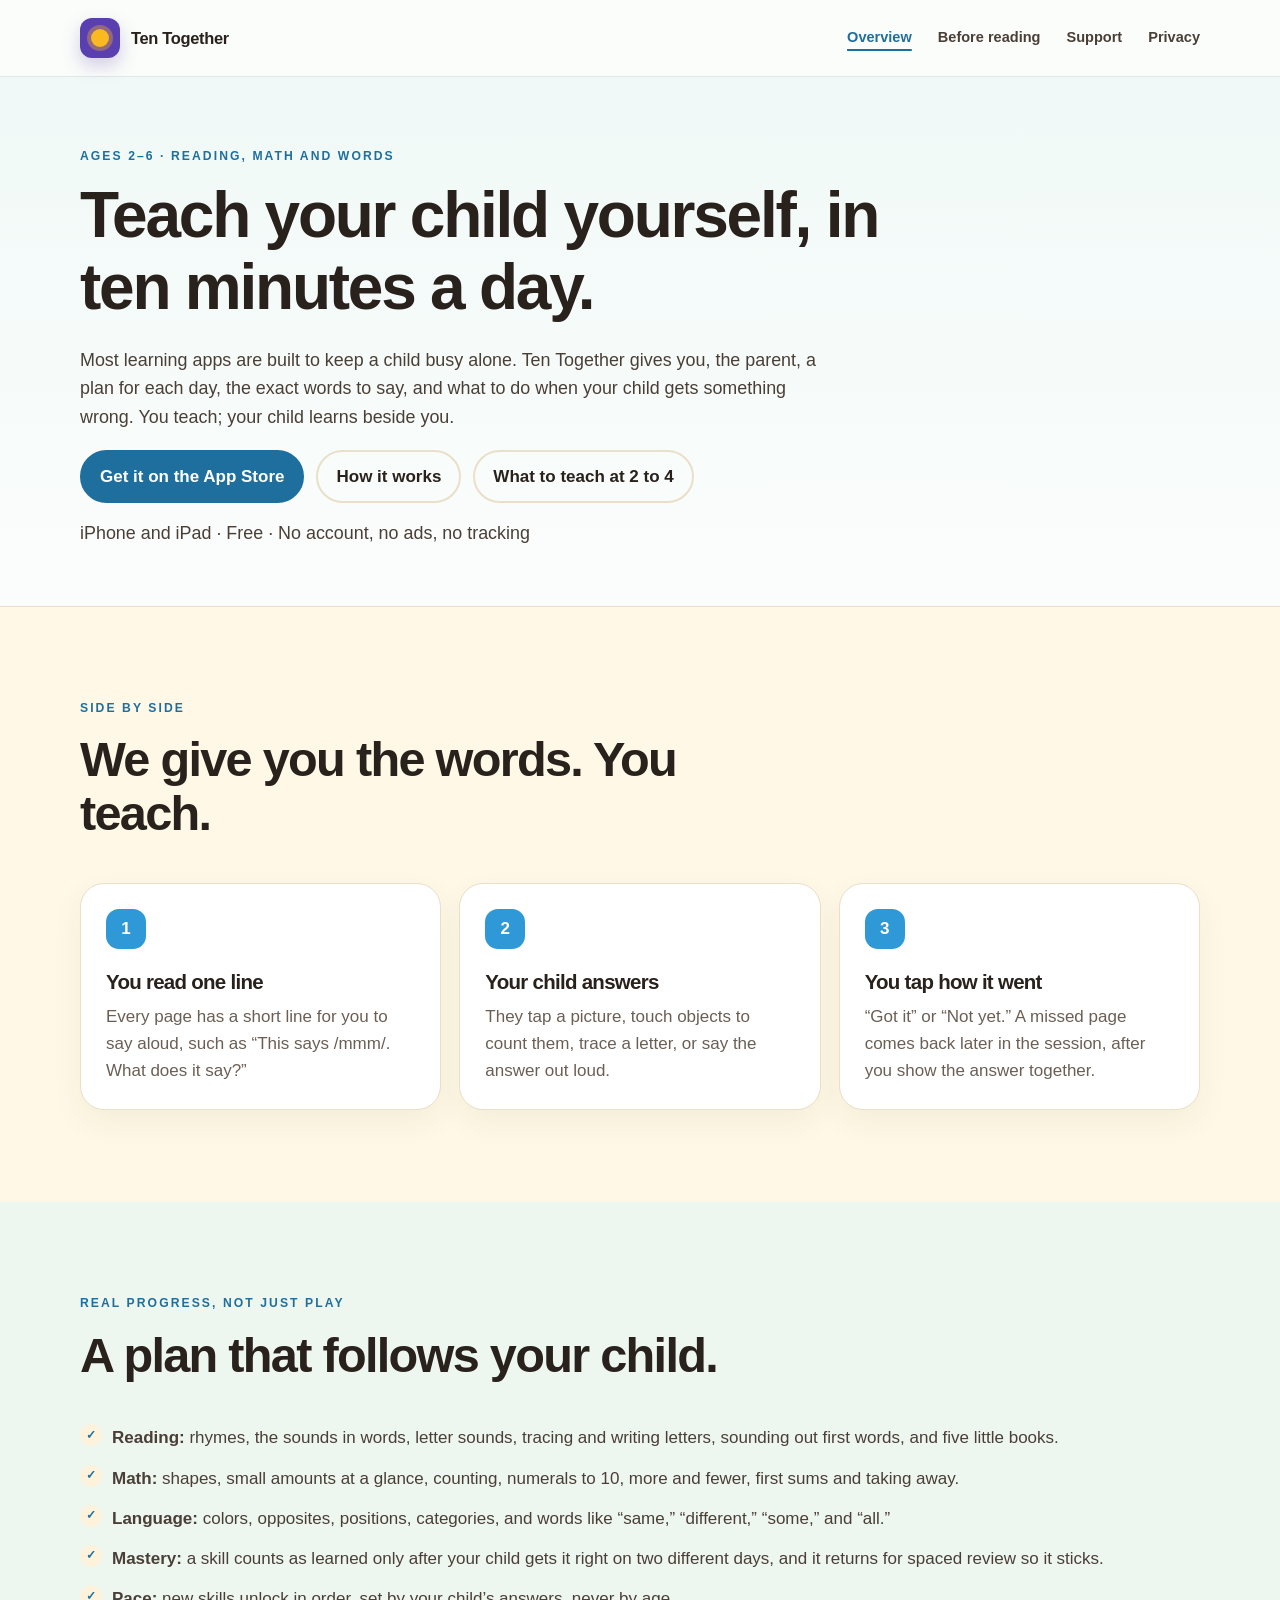
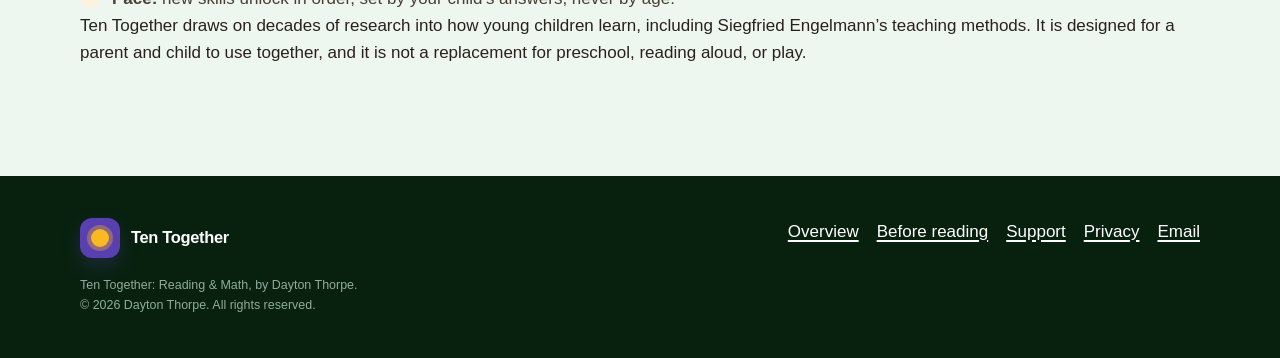
<file: index.html>
<!doctype html>
<html lang="en">
<head>
  <meta charset="utf-8">
  <meta name="viewport" content="width=device-width, initial-scale=1">
  <meta name="description" content="Ten Together: teach your child early reading and math yourself, in about ten minutes a day, with the exact words to say.">
  <meta name="apple-itunes-app" content="app-id=6792988314, affiliate-data=pt=129156205&amp;ct=site">
  <meta name="theme-color" content="#29211c">
  <meta http-equiv="Content-Security-Policy" content="default-src 'self'; img-src 'self' data:; style-src 'self'; object-src 'none'; base-uri 'self'; frame-ancestors 'none'">
  <title>Ten Together: Reading & Math</title>
  <link rel="stylesheet" href="styles.css">
  <link rel="icon" type="image/png" href="favicon.png">
  <link rel="apple-touch-icon" href="apple-touch-icon.png">
</head>
<body>
  <a class="skip-link" href="#main">Skip to content</a>
  <header class="site-header">
    <nav class="nav shell" aria-label="Primary">
      <a class="brand" href="index.html" aria-label="Ten Together home">
        <span class="brand-symbol" aria-hidden="true"></span>
        <span>Ten Together</span>
      </a>
      <div class="nav-links">
        <a href="index.html" aria-current="page">Overview</a>
        <a href="before-reading.html">Before reading</a>
        <a href="support.html">Support</a>
        <a href="privacy.html">Privacy</a>
      </div>
    </nav>
  </header>

  <main id="main">
    <section class="page-hero">
      <div class="shell">
        <p class="eyebrow">Ages 2–6 · Reading, math and words</p>
        <h1>Teach your child yourself, in ten minutes a day.</h1>
        <p>Most learning apps are built to keep a child busy alone. Ten Together gives you, the parent, a plan for each day, the exact words to say, and what to do when your child gets something wrong. You teach; your child learns beside you.</p>
        <div class="actions">
          <a class="button" href="https://apps.apple.com/app/apple-store/id6792988314?pt=129156205&amp;ct=site&amp;mt=8">Get it on the App Store</a>
          <a class="button secondary" href="support.html">How it works</a>
          <a class="button secondary" href="before-reading.html">What to teach at 2 to 4</a>
        </div>
        <p class="microcopy">iPhone and iPad · Free · No account, no ads, no tracking</p>
      </div>
    </section>

    <section class="section" id="how-it-works">
      <div class="shell">
        <div class="section-heading">
          <p class="eyebrow">Side by side</p>
          <h2>We give you the words. You teach.</h2>
        </div>
        <div class="card-grid">
          <article class="info-card">
            <span class="step-number" aria-hidden="true">1</span>
            <h3>You read one line</h3>
            <p>Every page has a short line for you to say aloud, such as “This says /mmm/. What does it say?”</p>
          </article>
          <article class="info-card">
            <span class="step-number" aria-hidden="true">2</span>
            <h3>Your child answers</h3>
            <p>They tap a picture, touch objects to count them, trace a letter, or say the answer out loud.</p>
          </article>
          <article class="info-card">
            <span class="step-number" aria-hidden="true">3</span>
            <h3>You tap how it went</h3>
            <p>“Got it” or “Not yet.” A missed page comes back later in the session, after you show the answer together.</p>
          </article>
        </div>
      </div>
    </section>

    <section class="section tint">
      <div class="shell">
        <div class="section-heading">
          <p class="eyebrow">Real progress, not just play</p>
          <h2>A plan that follows your child.</h2>
        </div>
        <ul class="feature-list">
          <li><strong>Reading:</strong> rhymes, the sounds in words, letter sounds, tracing and writing letters, sounding out first words, and five little books.</li>
          <li><strong>Math:</strong> shapes, small amounts at a glance, counting, numerals to 10, more and fewer, first sums and taking away.</li>
          <li><strong>Language:</strong> colors, opposites, positions, categories, and words like “same,” “different,” “some,” and “all.”</li>
          <li><strong>Mastery:</strong> a skill counts as learned only after your child gets it right on two different days, and it returns for spaced review so it sticks.</li>
          <li><strong>Pace:</strong> new skills unlock in order, set by your child’s answers, never by age.</li>
        </ul>
        <p>Ten Together draws on decades of research into how young children learn, including Siegfried Engelmann’s teaching methods. It is designed for a parent and child to use together, and it is not a replacement for preschool, reading aloud, or play.</p>
      </div>
    </section>
  </main>

  <footer class="site-footer">
    <div class="shell footer-grid">
      <div>
        <a class="brand" href="index.html">
          <span class="brand-symbol" aria-hidden="true"></span>
          <span>Ten Together</span>
        </a>
        <p class="copyright">Ten Together: Reading &amp; Math, by Dayton Thorpe.<br>© 2026 Dayton Thorpe. All rights reserved.</p>
      </div>
      <div class="footer-links">
        <a href="index.html">Overview</a>
        <a href="before-reading.html">Before reading</a>
        <a href="support.html">Support</a>
        <a href="privacy.html">Privacy</a>
        <a href="mailto:dayton.thorpe@gmail.com?subject=Ten%20Together">Email</a>
      </div>
    </div>
  </footer>
</body>
</html>
</file>
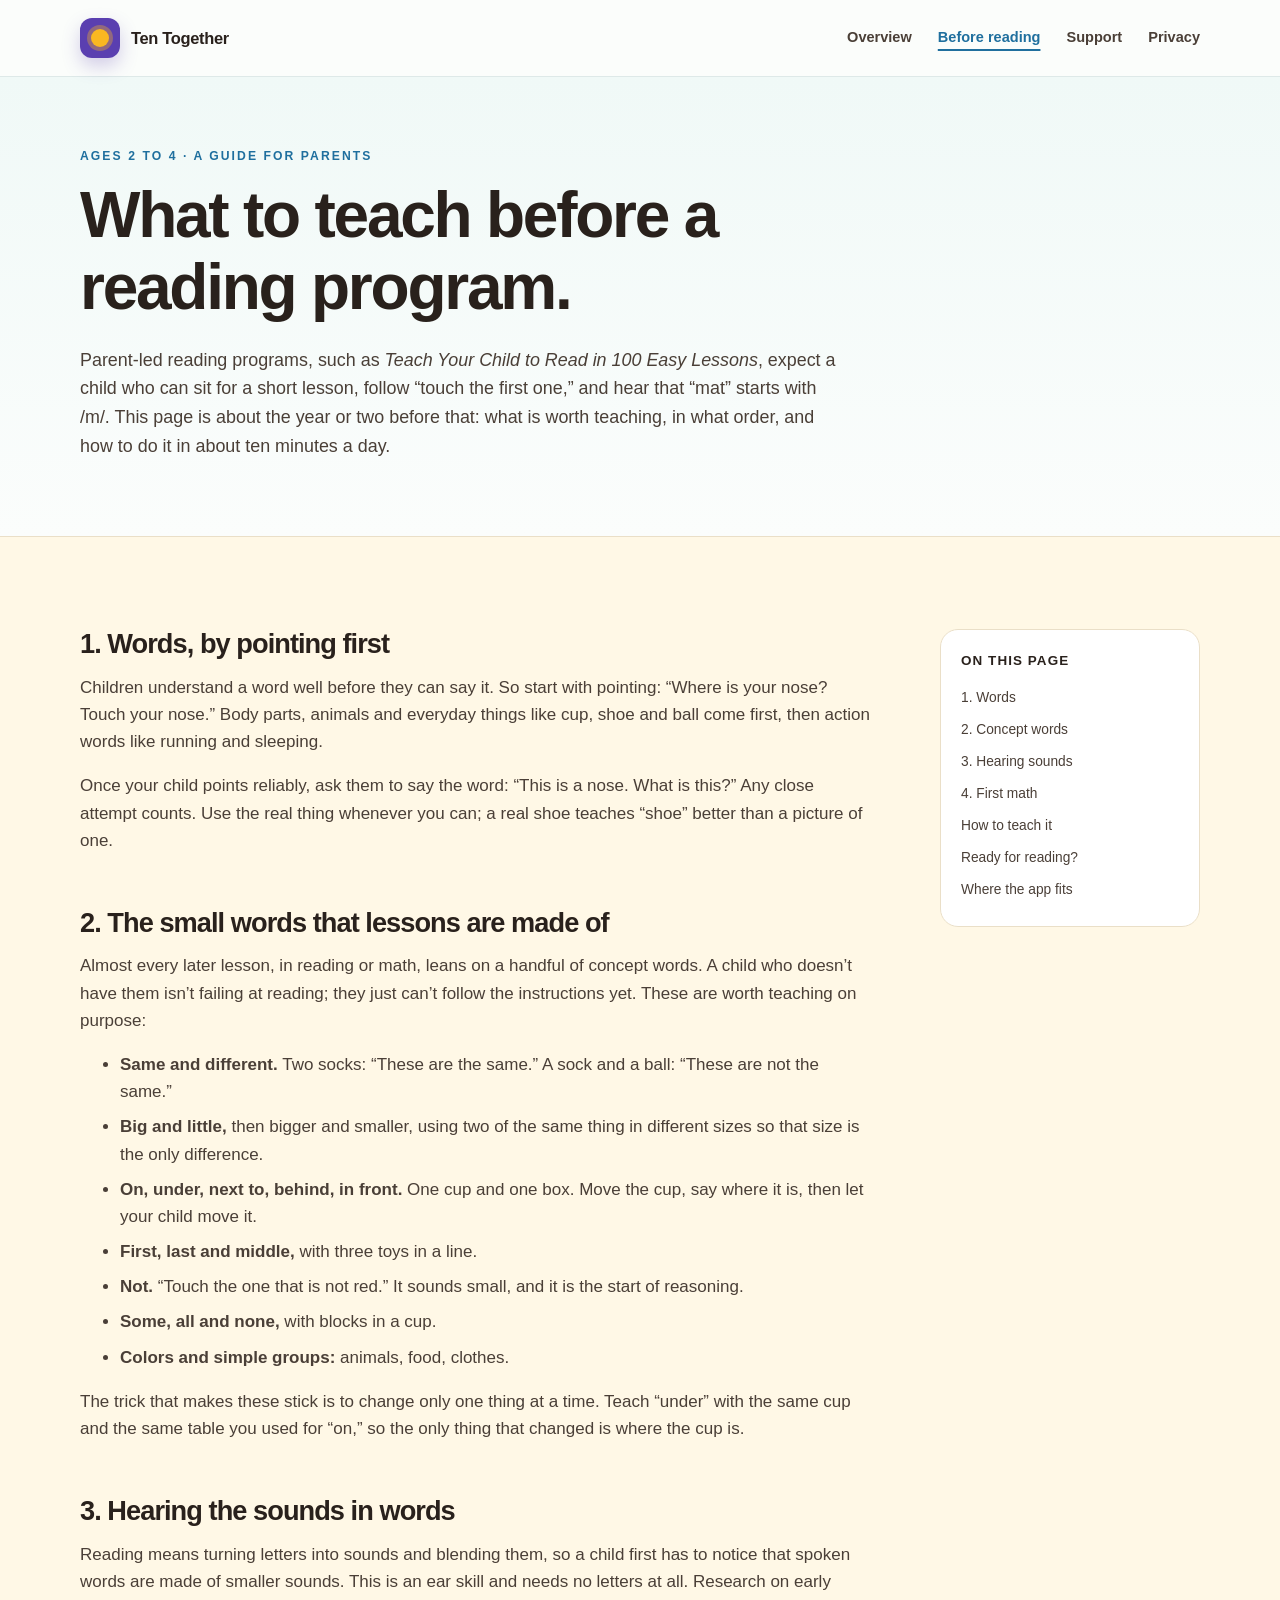
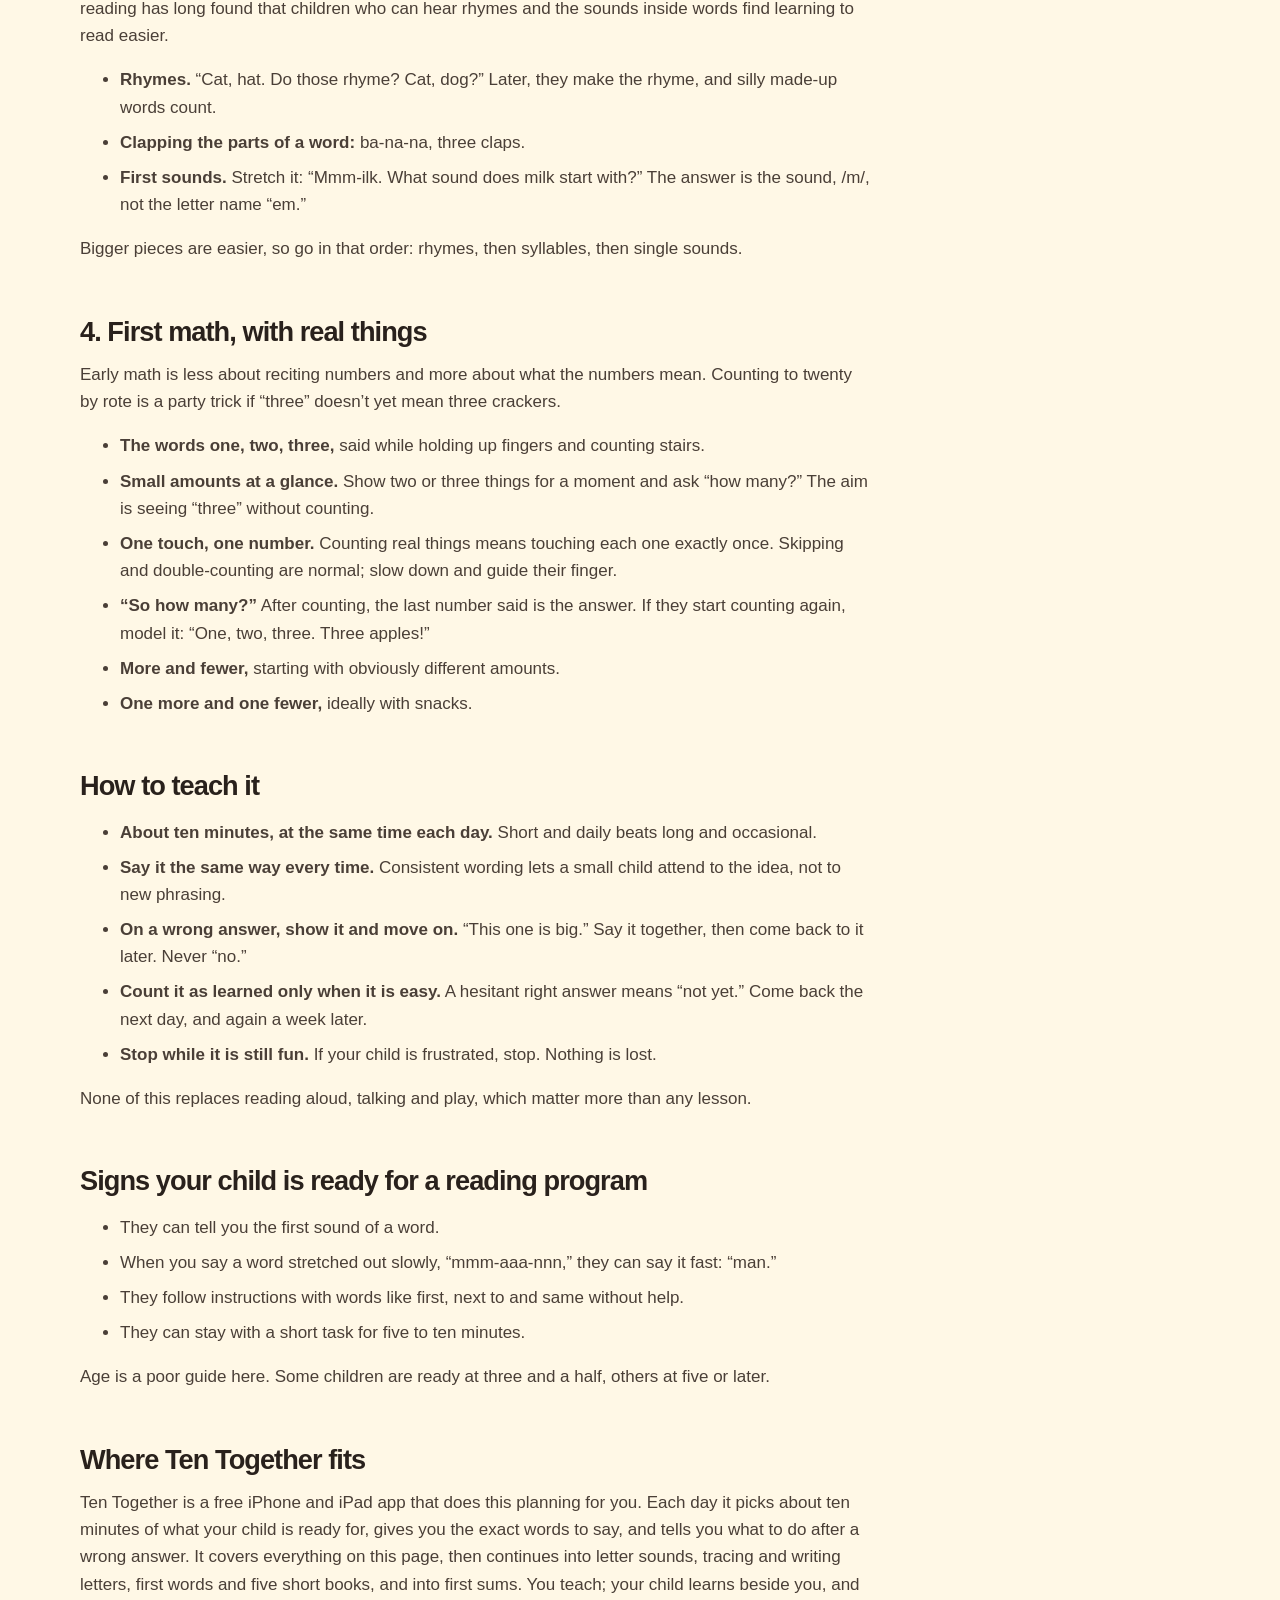
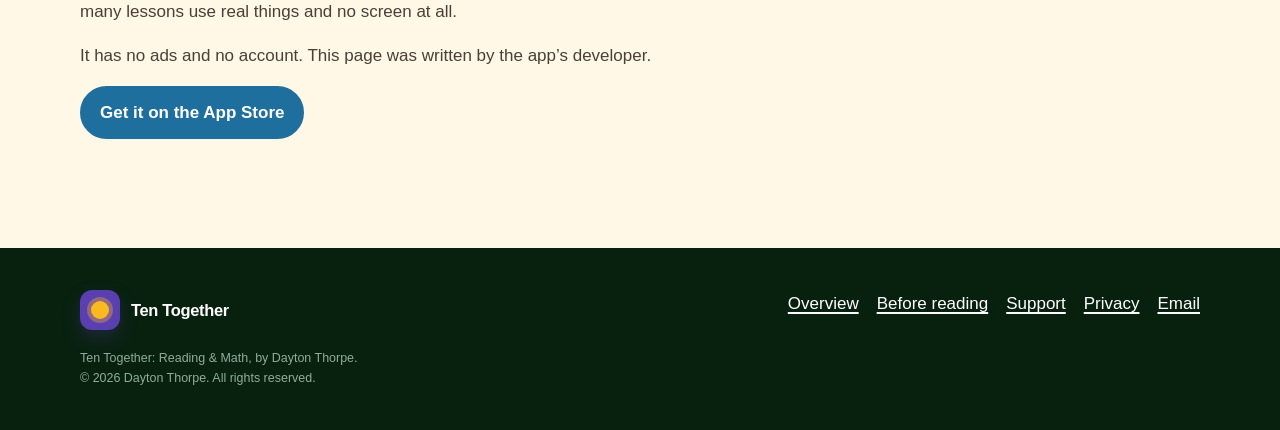
<file: before-reading.html>
<!doctype html>
<html lang="en">
<head>
  <meta charset="utf-8">
  <meta name="viewport" content="width=device-width, initial-scale=1">
  <meta name="description" content="What to teach a two- to four-year-old before a reading program: concept words, hearing sounds and first counting, in ten minutes a day.">
  <meta name="apple-itunes-app" content="app-id=6792988314, affiliate-data=pt=129156205&amp;ct=site-guide">
  <meta name="theme-color" content="#29211c">
  <meta http-equiv="Content-Security-Policy" content="default-src 'self'; img-src 'self' data:; style-src 'self'; object-src 'none'; base-uri 'self'; frame-ancestors 'none'">
  <title>What to teach before a reading program (ages 2 to 4) — Ten Together</title>
  <link rel="stylesheet" href="styles.css">
  <link rel="icon" type="image/png" href="favicon.png">
  <link rel="apple-touch-icon" href="apple-touch-icon.png">
</head>
<body>
  <a class="skip-link" href="#main">Skip to content</a>
  <header class="site-header">
    <nav class="nav shell" aria-label="Primary">
      <a class="brand" href="index.html" aria-label="Ten Together home">
        <span class="brand-symbol" aria-hidden="true"></span>
        <span>Ten Together</span>
      </a>
      <div class="nav-links">
        <a href="index.html">Overview</a>
        <a href="before-reading.html" aria-current="page">Before reading</a>
        <a href="support.html">Support</a>
        <a href="privacy.html">Privacy</a>
      </div>
    </nav>
  </header>

  <main id="main">
    <section class="page-hero">
      <div class="shell">
        <p class="eyebrow">Ages 2 to 4 · A guide for parents</p>
        <h1>What to teach before a reading program.</h1>
        <p>Parent-led reading programs, such as <em>Teach Your Child to Read in 100 Easy Lessons</em>, expect a child who can sit for a short lesson, follow “touch the first one,” and hear that “mat” starts with /m/. This page is about the year or two before that: what is worth teaching, in what order, and how to do it in about ten minutes a day.</p>
      </div>
    </section>

    <section class="section">
      <div class="shell content-layout">
        <article class="prose">
          <h2 id="words">1. Words, by pointing first</h2>
          <p>Children understand a word well before they can say it. So start with pointing: “Where is your nose? Touch your nose.” Body parts, animals and everyday things like cup, shoe and ball come first, then action words like running and sleeping.</p>
          <p>Once your child points reliably, ask them to say the word: “This is a nose. What is this?” Any close attempt counts. Use the real thing whenever you can; a real shoe teaches “shoe” better than a picture of one.</p>

          <h2 id="concepts">2. The small words that lessons are made of</h2>
          <p>Almost every later lesson, in reading or math, leans on a handful of concept words. A child who doesn’t have them isn’t failing at reading; they just can’t follow the instructions yet. These are worth teaching on purpose:</p>
          <ul>
            <li><strong>Same and different.</strong> Two socks: “These are the same.” A sock and a ball: “These are not the same.”</li>
            <li><strong>Big and little,</strong> then bigger and smaller, using two of the same thing in different sizes so that size is the only difference.</li>
            <li><strong>On, under, next to, behind, in front.</strong> One cup and one box. Move the cup, say where it is, then let your child move it.</li>
            <li><strong>First, last and middle,</strong> with three toys in a line.</li>
            <li><strong>Not.</strong> “Touch the one that is not red.” It sounds small, and it is the start of reasoning.</li>
            <li><strong>Some, all and none,</strong> with blocks in a cup.</li>
            <li><strong>Colors and simple groups:</strong> animals, food, clothes.</li>
          </ul>
          <p>The trick that makes these stick is to change only one thing at a time. Teach “under” with the same cup and the same table you used for “on,” so the only thing that changed is where the cup is.</p>

          <h2 id="sounds">3. Hearing the sounds in words</h2>
          <p>Reading means turning letters into sounds and blending them, so a child first has to notice that spoken words are made of smaller sounds. This is an ear skill and needs no letters at all. Research on early reading has long found that children who can hear rhymes and the sounds inside words find learning to read easier.</p>
          <ul>
            <li><strong>Rhymes.</strong> “Cat, hat. Do those rhyme? Cat, dog?” Later, they make the rhyme, and silly made-up words count.</li>
            <li><strong>Clapping the parts of a word:</strong> ba-na-na, three claps.</li>
            <li><strong>First sounds.</strong> Stretch it: “Mmm-ilk. What sound does milk start with?” The answer is the sound, /m/, not the letter name “em.”</li>
          </ul>
          <p>Bigger pieces are easier, so go in that order: rhymes, then syllables, then single sounds.</p>

          <h2 id="math">4. First math, with real things</h2>
          <p>Early math is less about reciting numbers and more about what the numbers mean. Counting to twenty by rote is a party trick if “three” doesn’t yet mean three crackers.</p>
          <ul>
            <li><strong>The words one, two, three,</strong> said while holding up fingers and counting stairs.</li>
            <li><strong>Small amounts at a glance.</strong> Show two or three things for a moment and ask “how many?” The aim is seeing “three” without counting.</li>
            <li><strong>One touch, one number.</strong> Counting real things means touching each one exactly once. Skipping and double-counting are normal; slow down and guide their finger.</li>
            <li><strong>“So how many?”</strong> After counting, the last number said is the answer. If they start counting again, model it: “One, two, three. Three apples!”</li>
            <li><strong>More and fewer,</strong> starting with obviously different amounts.</li>
            <li><strong>One more and one fewer,</strong> ideally with snacks.</li>
          </ul>

          <h2 id="how">How to teach it</h2>
          <ul>
            <li><strong>About ten minutes, at the same time each day.</strong> Short and daily beats long and occasional.</li>
            <li><strong>Say it the same way every time.</strong> Consistent wording lets a small child attend to the idea, not to new phrasing.</li>
            <li><strong>On a wrong answer, show it and move on.</strong> “This one is big.” Say it together, then come back to it later. Never “no.”</li>
            <li><strong>Count it as learned only when it is easy.</strong> A hesitant right answer means “not yet.” Come back the next day, and again a week later.</li>
            <li><strong>Stop while it is still fun.</strong> If your child is frustrated, stop. Nothing is lost.</li>
          </ul>
          <p>None of this replaces reading aloud, talking and play, which matter more than any lesson.</p>

          <h2 id="ready">Signs your child is ready for a reading program</h2>
          <ul>
            <li>They can tell you the first sound of a word.</li>
            <li>When you say a word stretched out slowly, “mmm-aaa-nnn,” they can say it fast: “man.”</li>
            <li>They follow instructions with words like first, next to and same without help.</li>
            <li>They can stay with a short task for five to ten minutes.</li>
          </ul>
          <p>Age is a poor guide here. Some children are ready at three and a half, others at five or later.</p>

          <h2 id="app">Where Ten Together fits</h2>
          <p>Ten Together is a free iPhone and iPad app that does this planning for you. Each day it picks about ten minutes of what your child is ready for, gives you the exact words to say, and tells you what to do after a wrong answer. It covers everything on this page, then continues into letter sounds, tracing and writing letters, first words and five short books, and into first sums. You teach; your child learns beside you, and many lessons use real things and no screen at all.</p>
          <p>It has no ads and no account. This page was written by the app’s developer.</p>
          <p><a class="button" href="https://apps.apple.com/app/apple-store/id6792988314?pt=129156205&amp;ct=site-guide&amp;mt=8">Get it on the App Store</a></p>
        </article>

        <aside class="toc" aria-label="Contents">
          <strong>On this page</strong>
          <a href="#words">1. Words</a>
          <a href="#concepts">2. Concept words</a>
          <a href="#sounds">3. Hearing sounds</a>
          <a href="#math">4. First math</a>
          <a href="#how">How to teach it</a>
          <a href="#ready">Ready for reading?</a>
          <a href="#app">Where the app fits</a>
        </aside>
      </div>
    </section>
  </main>

  <footer class="site-footer">
    <div class="shell footer-grid">
      <div>
        <a class="brand" href="index.html">
          <span class="brand-symbol" aria-hidden="true"></span>
          <span>Ten Together</span>
        </a>
        <p class="copyright">Ten Together: Reading &amp; Math, by Dayton Thorpe.<br>© 2026 Dayton Thorpe. All rights reserved.</p>
      </div>
      <div class="footer-links">
        <a href="index.html">Overview</a>
        <a href="before-reading.html">Before reading</a>
        <a href="support.html">Support</a>
        <a href="privacy.html">Privacy</a>
        <a href="mailto:dayton.thorpe@gmail.com?subject=Ten%20Together">Email</a>
      </div>
    </div>
  </footer>
</body>
</html>
</file>
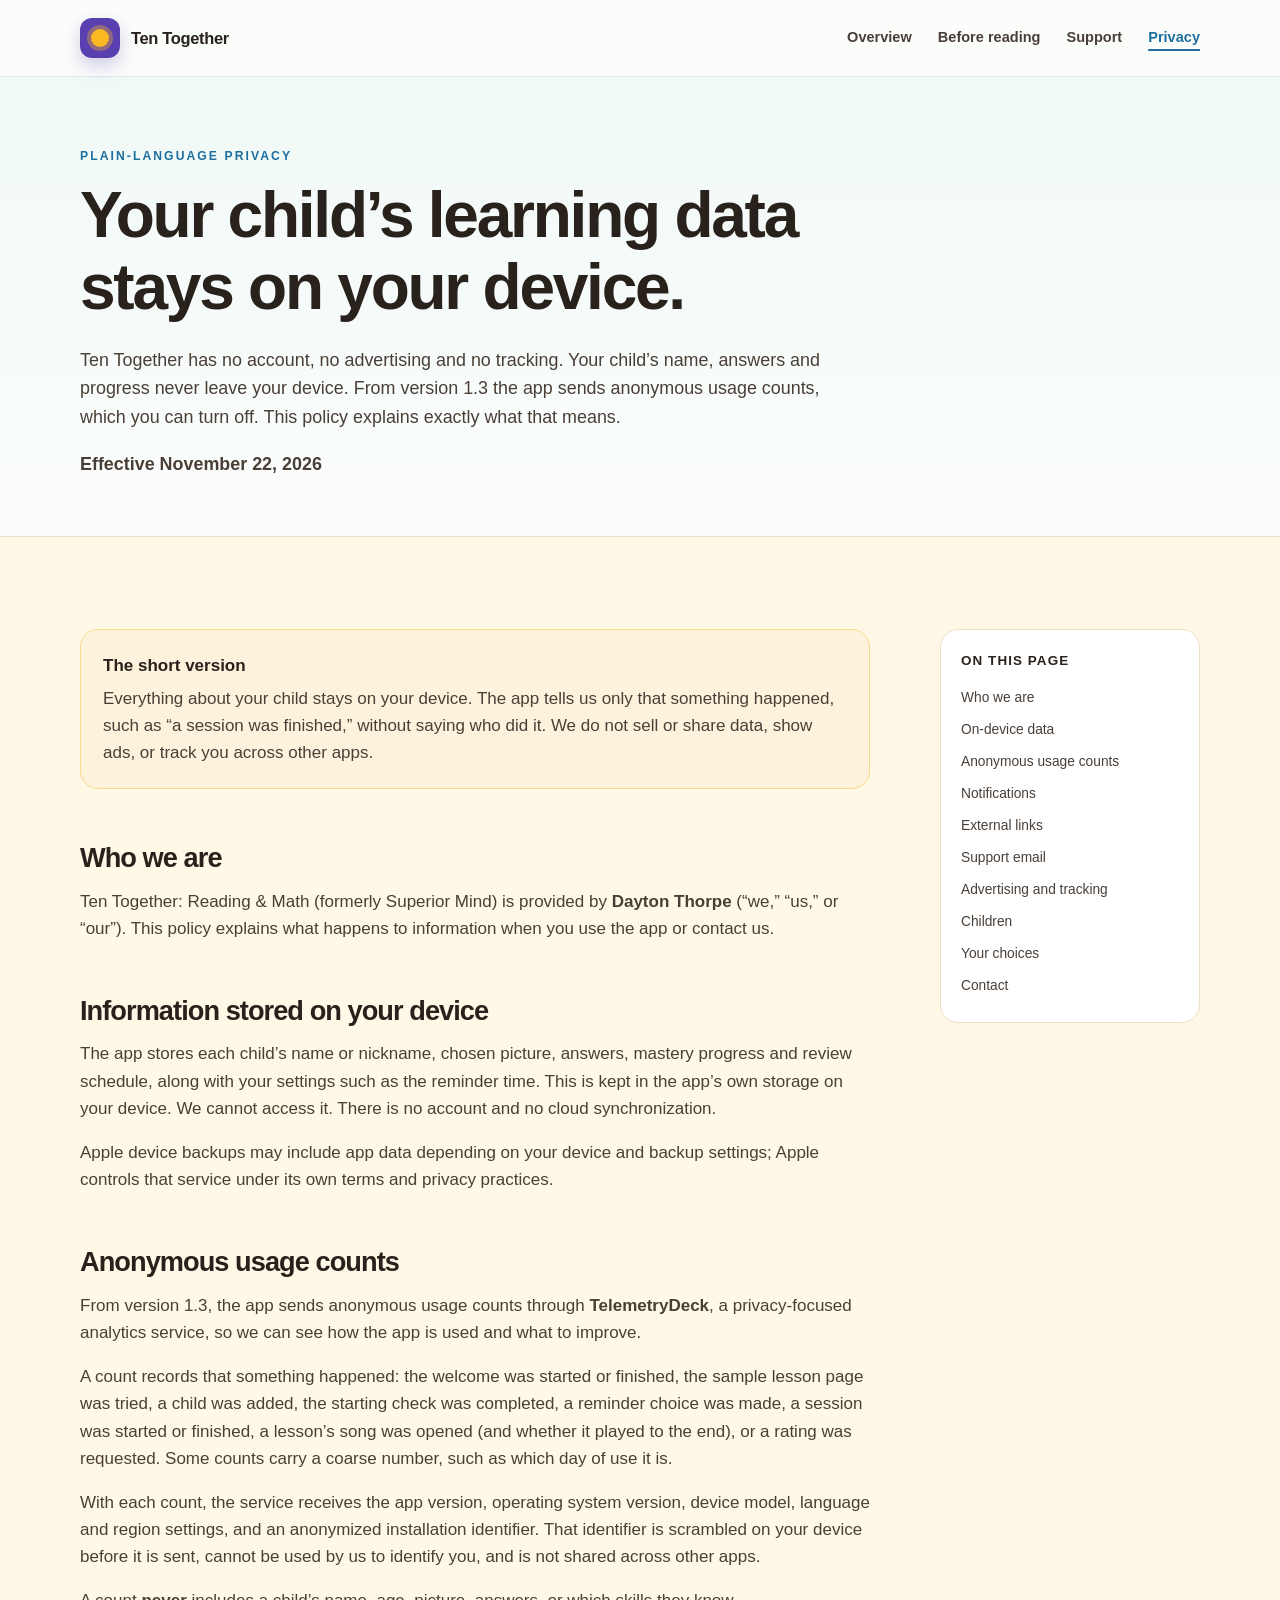
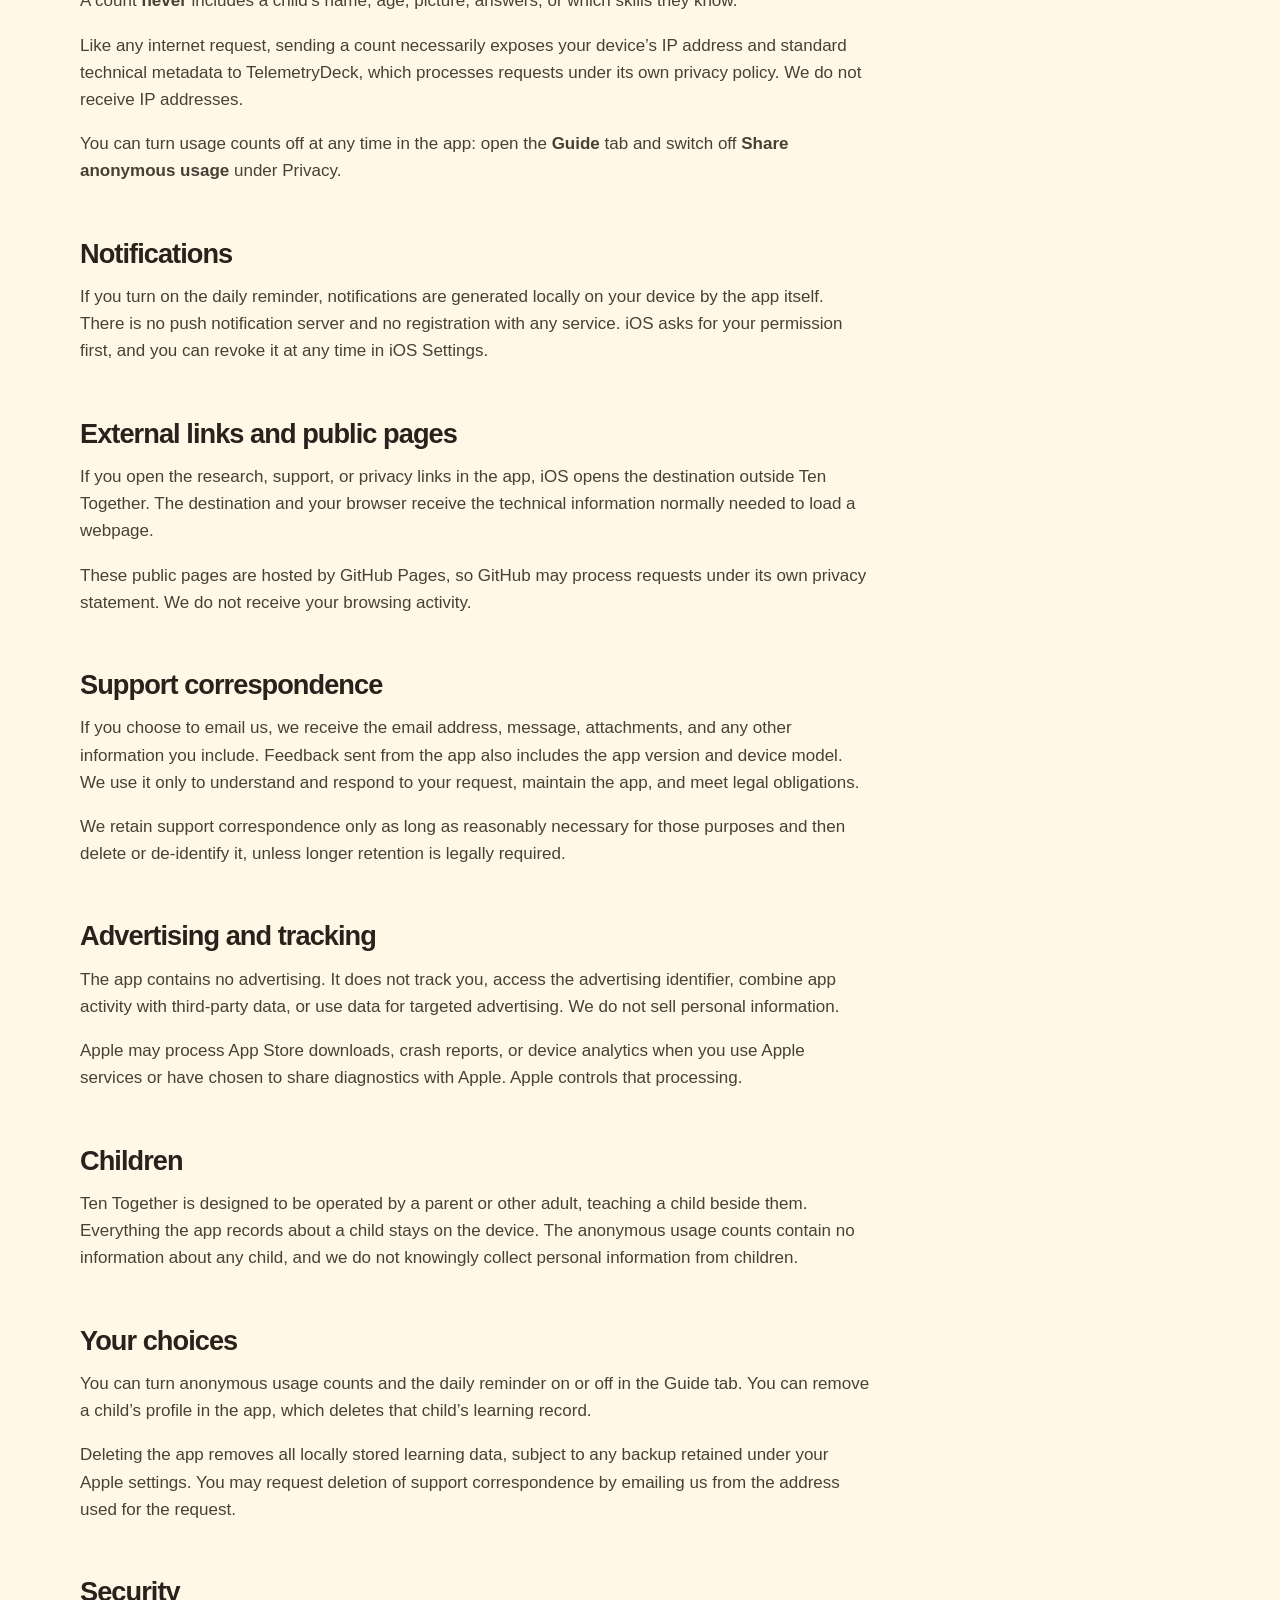
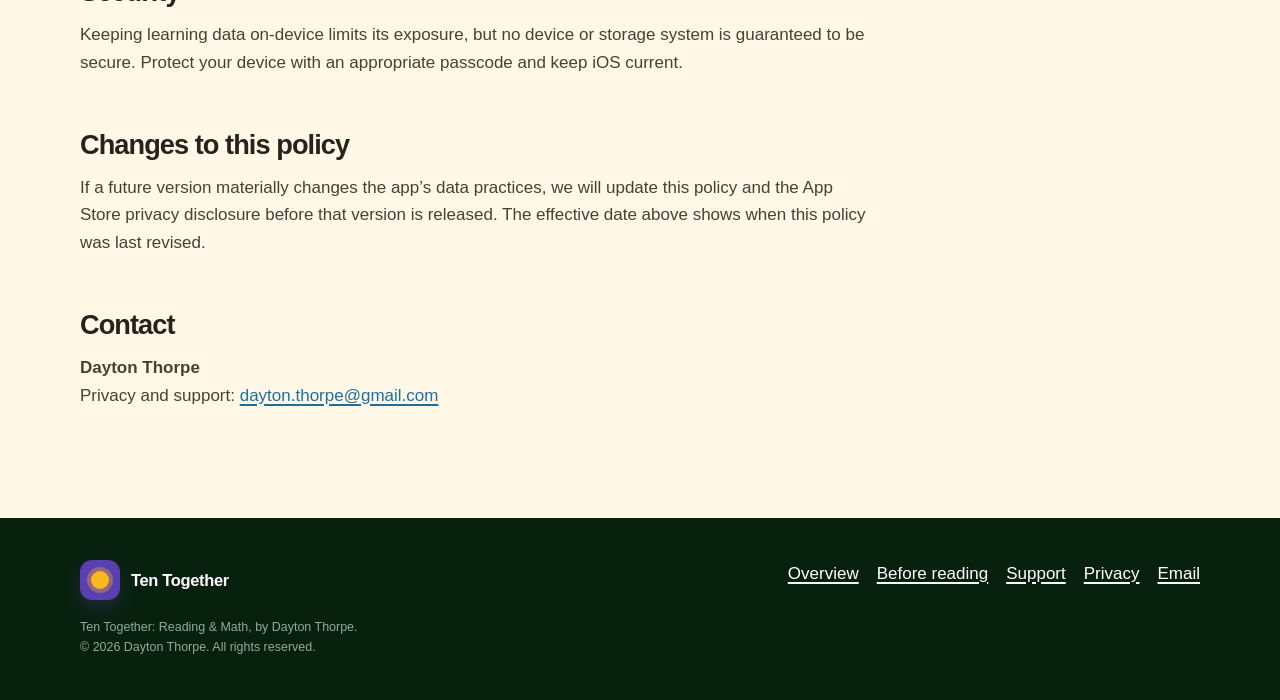
<file: privacy.html>
<!doctype html>
<html lang="en">
<head>
  <meta charset="utf-8">
  <meta name="viewport" content="width=device-width, initial-scale=1">
  <meta name="description" content="Ten Together privacy policy: children's learning data stays on the device; anonymous usage counts can be turned off; no account, ads or tracking.">
  <meta name="apple-itunes-app" content="app-id=6792988314, affiliate-data=pt=129156205&amp;ct=site">
  <meta name="theme-color" content="#29211c">
  <meta http-equiv="Content-Security-Policy" content="default-src 'self'; img-src 'self' data:; style-src 'self'; object-src 'none'; base-uri 'self'; frame-ancestors 'none'">
  <title>Privacy Policy — Ten Together</title>
  <link rel="stylesheet" href="styles.css">
  <link rel="icon" type="image/png" href="favicon.png">
  <link rel="apple-touch-icon" href="apple-touch-icon.png">
</head>
<body>
  <a class="skip-link" href="#main">Skip to content</a>
  <header class="site-header">
    <nav class="nav shell" aria-label="Primary">
      <a class="brand" href="index.html" aria-label="Ten Together home">
        <span class="brand-symbol" aria-hidden="true"></span>
        <span>Ten Together</span>
      </a>
      <div class="nav-links">
        <a href="index.html">Overview</a>
        <a href="before-reading.html">Before reading</a>
        <a href="support.html">Support</a>
        <a href="privacy.html" aria-current="page">Privacy</a>
      </div>
    </nav>
  </header>

  <main id="main">
    <section class="page-hero">
      <div class="shell">
        <p class="eyebrow">Plain-language privacy</p>
        <h1>Your child’s learning data stays on your device.</h1>
        <p>Ten Together has no account, no advertising and no tracking. Your child’s name, answers and progress never leave your device. From version 1.3 the app sends anonymous usage counts, which you can turn off. This policy explains exactly what that means.</p>
        <p class="microcopy"><strong>Effective November 22, 2026</strong></p>
      </div>
    </section>

    <section class="section">
      <div class="shell content-layout">
        <article class="prose">
          <div class="callout">
            <strong>The short version</strong>
            <p>Everything about your child stays on your device. The app tells us only that something happened, such as “a session was finished,” without saying who did it. We do not sell or share data, show ads, or track you across other apps.</p>
          </div>

          <h2 id="who-we-are">Who we are</h2>
          <p>Ten Together: Reading &amp; Math (formerly Superior Mind) is provided by <strong>Dayton Thorpe</strong> (“we,” “us,” or “our”). This policy explains what happens to information when you use the app or contact us.</p>

          <h2 id="on-device">Information stored on your device</h2>
          <p>The app stores each child’s name or nickname, chosen picture, answers, mastery progress and review schedule, along with your settings such as the reminder time. This is kept in the app’s own storage on your device. We cannot access it. There is no account and no cloud synchronization.</p>
          <p>Apple device backups may include app data depending on your device and backup settings; Apple controls that service under its own terms and privacy practices.</p>

          <h2 id="usage-counts">Anonymous usage counts</h2>
          <p>From version 1.3, the app sends anonymous usage counts through <strong>TelemetryDeck</strong>, a privacy-focused analytics service, so we can see how the app is used and what to improve.</p>
          <p>A count records that something happened: the welcome was started or finished, the sample lesson page was tried, a child was added, the starting check was completed, a reminder choice was made, a session was started or finished, a lesson’s song was opened (and whether it played to the end), or a rating was requested. Some counts carry a coarse number, such as which day of use it is.</p>
          <p>With each count, the service receives the app version, operating system version, device model, language and region settings, and an anonymized installation identifier. That identifier is scrambled on your device before it is sent, cannot be used by us to identify you, and is not shared across other apps.</p>
          <p>A count <strong>never</strong> includes a child’s name, age, picture, answers, or which skills they know.</p>
          <p>Like any internet request, sending a count necessarily exposes your device’s IP address and standard technical metadata to TelemetryDeck, which processes requests under its own privacy policy. We do not receive IP addresses.</p>
          <p>You can turn usage counts off at any time in the app: open the <strong>Guide</strong> tab and switch off <strong>Share anonymous usage</strong> under Privacy.</p>

          <h2 id="notifications">Notifications</h2>
          <p>If you turn on the daily reminder, notifications are generated locally on your device by the app itself. There is no push notification server and no registration with any service. iOS asks for your permission first, and you can revoke it at any time in iOS Settings.</p>

          <h2 id="links">External links and public pages</h2>
          <p>If you open the research, support, or privacy links in the app, iOS opens the destination outside Ten Together. The destination and your browser receive the technical information normally needed to load a webpage.</p>
          <p>These public pages are hosted by GitHub Pages, so GitHub may process requests under its own privacy statement. We do not receive your browsing activity.</p>

          <h2 id="support">Support correspondence</h2>
          <p>If you choose to email us, we receive the email address, message, attachments, and any other information you include. Feedback sent from the app also includes the app version and device model. We use it only to understand and respond to your request, maintain the app, and meet legal obligations.</p>
          <p>We retain support correspondence only as long as reasonably necessary for those purposes and then delete or de-identify it, unless longer retention is legally required.</p>

          <h2 id="tracking">Advertising and tracking</h2>
          <p>The app contains no advertising. It does not track you, access the advertising identifier, combine app activity with third-party data, or use data for targeted advertising. We do not sell personal information.</p>
          <p>Apple may process App Store downloads, crash reports, or device analytics when you use Apple services or have chosen to share diagnostics with Apple. Apple controls that processing.</p>

          <h2 id="children">Children</h2>
          <p>Ten Together is designed to be operated by a parent or other adult, teaching a child beside them. Everything the app records about a child stays on the device. The anonymous usage counts contain no information about any child, and we do not knowingly collect personal information from children.</p>

          <h2 id="your-choices">Your choices</h2>
          <p>You can turn anonymous usage counts and the daily reminder on or off in the Guide tab. You can remove a child’s profile in the app, which deletes that child’s learning record.</p>
          <p>Deleting the app removes all locally stored learning data, subject to any backup retained under your Apple settings. You may request deletion of support correspondence by emailing us from the address used for the request.</p>

          <h2 id="security">Security</h2>
          <p>Keeping learning data on-device limits its exposure, but no device or storage system is guaranteed to be secure. Protect your device with an appropriate passcode and keep iOS current.</p>

          <h2 id="changes">Changes to this policy</h2>
          <p>If a future version materially changes the app’s data practices, we will update this policy and the App Store privacy disclosure before that version is released. The effective date above shows when this policy was last revised.</p>

          <h2 id="contact">Contact</h2>
          <p><strong>Dayton Thorpe</strong><br>
            Privacy and support: <a href="mailto:dayton.thorpe@gmail.com?subject=Ten%20Together%20Privacy">dayton.thorpe@gmail.com</a></p>
        </article>

        <aside class="toc" aria-label="Policy contents">
          <strong>On this page</strong>
          <a href="#who-we-are">Who we are</a>
          <a href="#on-device">On-device data</a>
          <a href="#usage-counts">Anonymous usage counts</a>
          <a href="#notifications">Notifications</a>
          <a href="#links">External links</a>
          <a href="#support">Support email</a>
          <a href="#tracking">Advertising and tracking</a>
          <a href="#children">Children</a>
          <a href="#your-choices">Your choices</a>
          <a href="#contact">Contact</a>
        </aside>
      </div>
    </section>
  </main>

  <footer class="site-footer">
    <div class="shell footer-grid">
      <div>
        <a class="brand" href="index.html">
          <span class="brand-symbol" aria-hidden="true"></span>
          <span>Ten Together</span>
        </a>
        <p class="copyright">Ten Together: Reading &amp; Math, by Dayton Thorpe.<br>© 2026 Dayton Thorpe. All rights reserved.</p>
      </div>
      <div class="footer-links">
        <a href="index.html">Overview</a>
        <a href="before-reading.html">Before reading</a>
        <a href="support.html">Support</a>
        <a href="privacy.html">Privacy</a>
        <a href="mailto:dayton.thorpe@gmail.com?subject=Ten%20Together">Email</a>
      </div>
    </div>
  </footer>
</body>
</html>
</file>
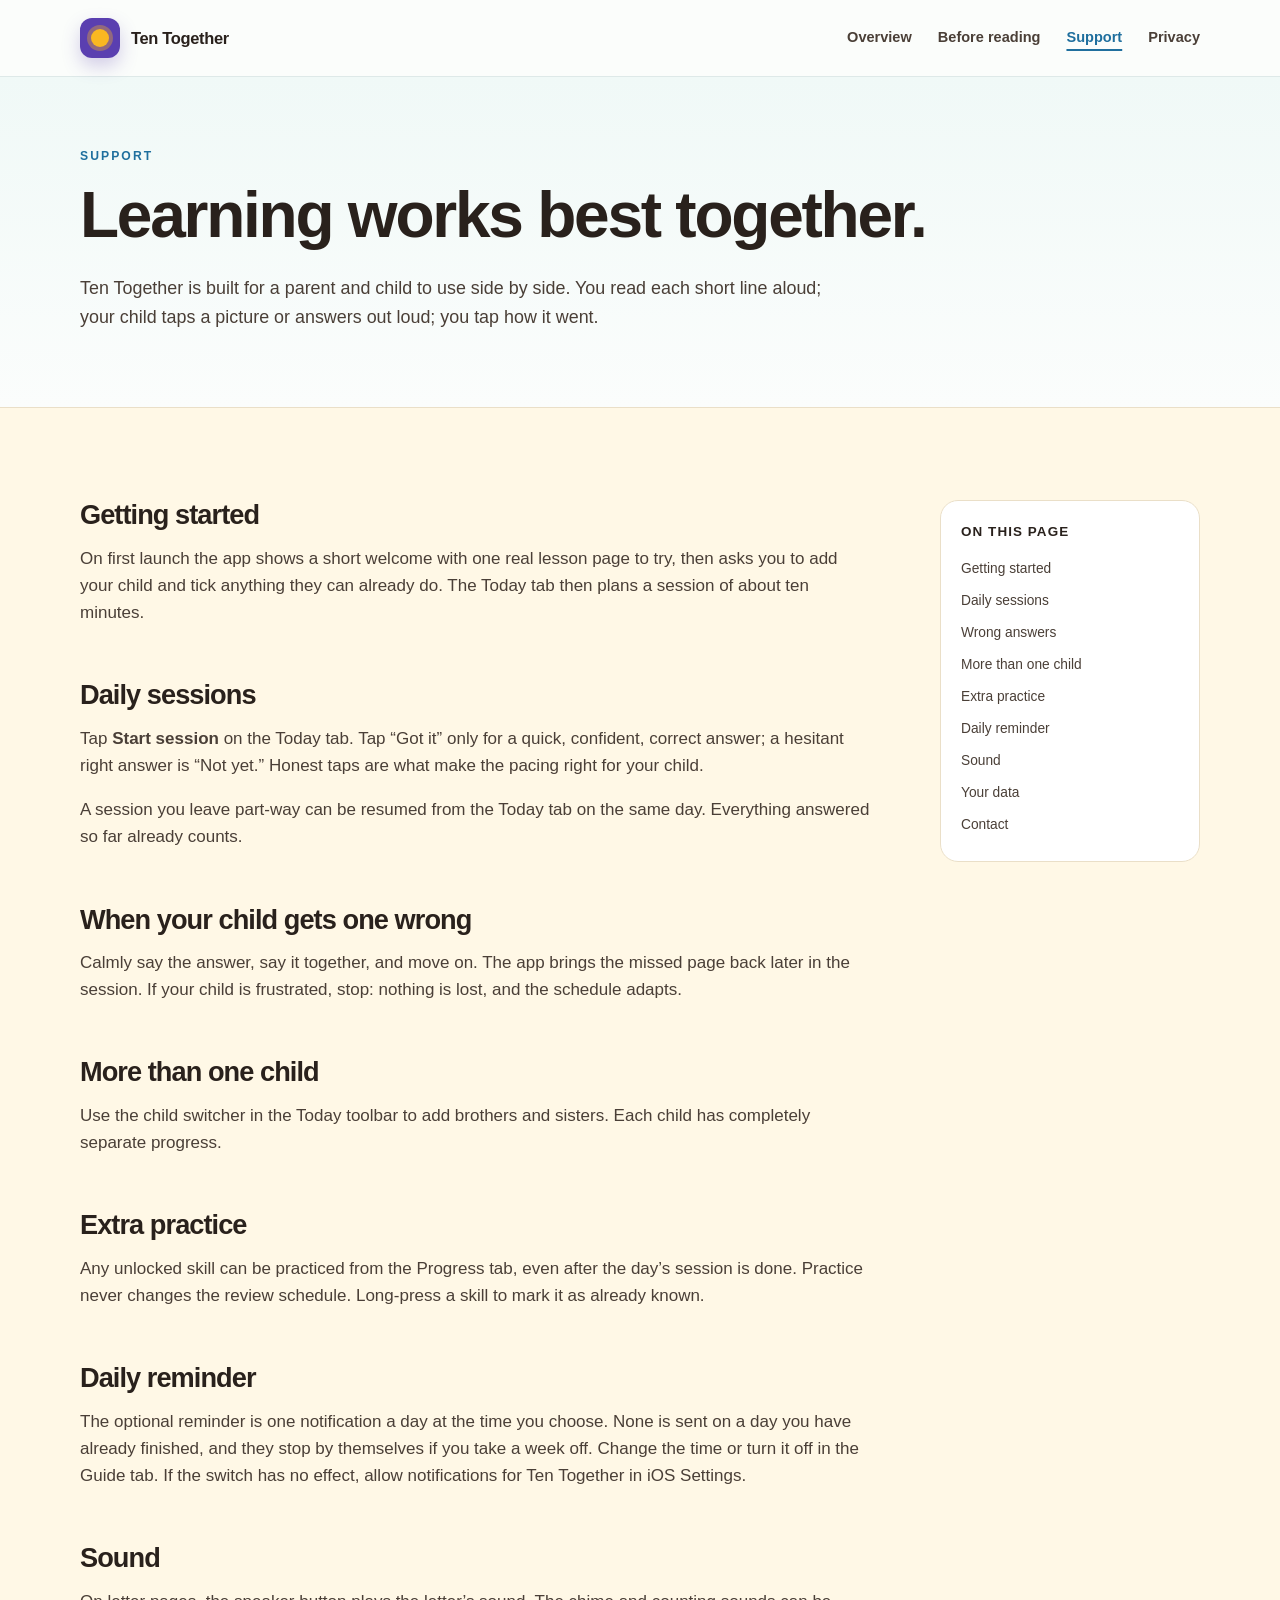
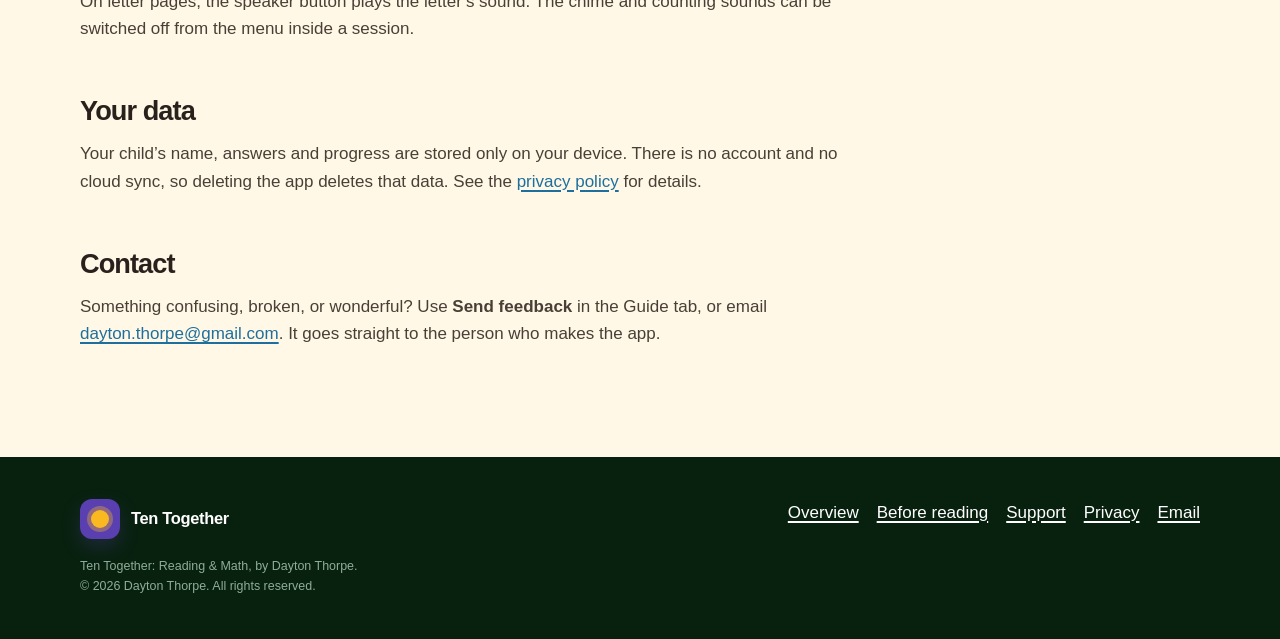
<file: support.html>
<!doctype html>
<html lang="en">
<head>
  <meta charset="utf-8">
  <meta name="viewport" content="width=device-width, initial-scale=1">
  <meta name="description" content="Support for Ten Together: how daily sessions, practice, multiple children and the reminder work.">
  <meta name="apple-itunes-app" content="app-id=6792988314, affiliate-data=pt=129156205&amp;ct=site">
  <meta name="theme-color" content="#29211c">
  <meta http-equiv="Content-Security-Policy" content="default-src 'self'; img-src 'self' data:; style-src 'self'; object-src 'none'; base-uri 'self'; frame-ancestors 'none'">
  <title>Support — Ten Together</title>
  <link rel="stylesheet" href="styles.css">
  <link rel="icon" type="image/png" href="favicon.png">
  <link rel="apple-touch-icon" href="apple-touch-icon.png">
</head>
<body>
  <a class="skip-link" href="#main">Skip to content</a>
  <header class="site-header">
    <nav class="nav shell" aria-label="Primary">
      <a class="brand" href="index.html" aria-label="Ten Together home">
        <span class="brand-symbol" aria-hidden="true"></span>
        <span>Ten Together</span>
      </a>
      <div class="nav-links">
        <a href="index.html">Overview</a>
        <a href="before-reading.html">Before reading</a>
        <a href="support.html" aria-current="page">Support</a>
        <a href="privacy.html">Privacy</a>
      </div>
    </nav>
  </header>

  <main id="main">
    <section class="page-hero">
      <div class="shell">
        <p class="eyebrow">Support</p>
        <h1>Learning works best together.</h1>
        <p>Ten Together is built for a parent and child to use side by side. You read each short line aloud; your child taps a picture or answers out loud; you tap how it went.</p>
      </div>
    </section>

    <section class="section">
      <div class="shell content-layout">
        <article class="prose">
          <h2 id="getting-started">Getting started</h2>
          <p>On first launch the app shows a short welcome with one real lesson page to try, then asks you to add your child and tick anything they can already do. The Today tab then plans a session of about ten minutes.</p>

          <h2 id="sessions">Daily sessions</h2>
          <p>Tap <strong>Start session</strong> on the Today tab. Tap “Got it” only for a quick, confident, correct answer; a hesitant right answer is “Not yet.” Honest taps are what make the pacing right for your child.</p>
          <p>A session you leave part-way can be resumed from the Today tab on the same day. Everything answered so far already counts.</p>

          <h2 id="mistakes">When your child gets one wrong</h2>
          <p>Calmly say the answer, say it together, and move on. The app brings the missed page back later in the session. If your child is frustrated, stop: nothing is lost, and the schedule adapts.</p>

          <h2 id="children">More than one child</h2>
          <p>Use the child switcher in the Today toolbar to add brothers and sisters. Each child has completely separate progress.</p>

          <h2 id="practice">Extra practice</h2>
          <p>Any unlocked skill can be practiced from the Progress tab, even after the day’s session is done. Practice never changes the review schedule. Long-press a skill to mark it as already known.</p>

          <h2 id="reminder">Daily reminder</h2>
          <p>The optional reminder is one notification a day at the time you choose. None is sent on a day you have already finished, and they stop by themselves if you take a week off. Change the time or turn it off in the Guide tab. If the switch has no effect, allow notifications for Ten Together in iOS Settings.</p>

          <h2 id="sound">Sound</h2>
          <p>On letter pages, the speaker button plays the letter’s sound. The chime and counting sounds can be switched off from the menu inside a session.</p>

          <h2 id="data">Your data</h2>
          <p>Your child’s name, answers and progress are stored only on your device. There is no account and no cloud sync, so deleting the app deletes that data. See the <a href="privacy.html">privacy policy</a> for details.</p>

          <h2 id="contact">Contact</h2>
          <p>Something confusing, broken, or wonderful? Use <strong>Send feedback</strong> in the Guide tab, or email <a href="mailto:dayton.thorpe@gmail.com?subject=Ten%20Together%20Support">dayton.thorpe@gmail.com</a>. It goes straight to the person who makes the app.</p>
        </article>

        <aside class="toc" aria-label="Support contents">
          <strong>On this page</strong>
          <a href="#getting-started">Getting started</a>
          <a href="#sessions">Daily sessions</a>
          <a href="#mistakes">Wrong answers</a>
          <a href="#children">More than one child</a>
          <a href="#practice">Extra practice</a>
          <a href="#reminder">Daily reminder</a>
          <a href="#sound">Sound</a>
          <a href="#data">Your data</a>
          <a href="#contact">Contact</a>
        </aside>
      </div>
    </section>
  </main>

  <footer class="site-footer">
    <div class="shell footer-grid">
      <div>
        <a class="brand" href="index.html">
          <span class="brand-symbol" aria-hidden="true"></span>
          <span>Ten Together</span>
        </a>
        <p class="copyright">Ten Together: Reading &amp; Math, by Dayton Thorpe.<br>© 2026 Dayton Thorpe. All rights reserved.</p>
      </div>
      <div class="footer-links">
        <a href="index.html">Overview</a>
        <a href="before-reading.html">Before reading</a>
        <a href="support.html">Support</a>
        <a href="privacy.html">Privacy</a>
        <a href="mailto:dayton.thorpe@gmail.com?subject=Ten%20Together">Email</a>
      </div>
    </div>
  </footer>
</body>
</html>
</file>
<file: styles.css>
:root {
  color-scheme: light;
  --ink: #29211c;
  --ink-soft: #4a3f37;
  --teal: #2e99d6;
  --teal-dark: #1f6f9e;
  --sky: #fdf3dc;
  --sky-strong: #f9d98a;
  --grass: #43ad5c;
  --grass-soft: #e7f5ea;
  --amber: #fab821;
  --paper: #fff8e6;
  --white: #ffffff;
  --line: #eadfc8;
  --muted: #6b5f55;
  --shadow: 0 24px 65px rgba(41, 33, 28, 0.12);
  --radius: 24px;
  --shell: 1120px;
}

* {
  box-sizing: border-box;
}

html {
  scroll-behavior: smooth;
}

body {
  margin: 0;
  color: var(--ink);
  background: var(--paper);
  font-family: -apple-system, BlinkMacSystemFont, "Segoe UI", sans-serif;
  font-size: 17px;
  line-height: 1.6;
  text-rendering: optimizeLegibility;
}

a {
  color: var(--teal-dark);
  text-decoration-thickness: 0.09em;
  text-underline-offset: 0.18em;
}

a:hover {
  color: var(--ink);
}

a:focus-visible,
button:focus-visible,
summary:focus-visible {
  outline: 3px solid var(--amber);
  outline-offset: 4px;
  border-radius: 5px;
}

img,
svg {
  display: block;
  max-width: 100%;
}

.skip-link {
  position: absolute;
  top: -80px;
  left: 16px;
  z-index: 100;
  padding: 10px 14px;
  color: var(--white);
  background: var(--ink);
  border-radius: 8px;
}

.skip-link:focus {
  top: 12px;
}

.shell {
  width: min(calc(100% - 40px), var(--shell));
  margin-inline: auto;
}

.site-header {
  position: relative;
  z-index: 20;
  border-bottom: 1px solid rgba(216, 229, 228, 0.8);
  background: rgba(251, 253, 252, 0.94);
}

.nav {
  min-height: 76px;
  display: flex;
  align-items: center;
  justify-content: space-between;
  gap: 24px;
}

.brand {
  display: inline-flex;
  align-items: center;
  gap: 11px;
  color: var(--ink);
  font-size: 1.03rem;
  font-weight: 760;
  letter-spacing: -0.02em;
  text-decoration: none;
}

.brand-symbol {
  position: relative;
  width: 40px;
  height: 40px;
  flex: 0 0 40px;
  overflow: hidden;
  border-radius: 12px;
  background: linear-gradient(145deg, #0c2f1c 0%, #147a3e 58%, #52ba7b 100%);
  box-shadow: 0 8px 18px rgba(8, 127, 133, 0.23);
}

.brand-symbol::before {
  content: "";
  position: absolute;
  width: 25px;
  height: 14px;
  left: 8px;
  top: 9px;
  border: 2px solid rgba(255, 255, 255, 0.9);
  border-bottom: 0;
  border-radius: 26px 26px 0 0;
}

.brand-symbol::after {
  content: "•••";
  position: absolute;
  left: 9px;
  bottom: 3px;
  color: var(--white);
  font-size: 14px;
  letter-spacing: 2px;
}

.nav-links {
  display: flex;
  align-items: center;
  gap: 26px;
  font-size: 0.91rem;
  font-weight: 650;
}

.nav-links a {
  color: var(--ink-soft);
  text-decoration: none;
}

.nav-links a[aria-current="page"] {
  color: var(--teal-dark);
  text-decoration: underline;
  text-decoration-thickness: 2px;
  text-underline-offset: 7px;
}

.hero {
  position: relative;
  overflow: hidden;
  padding: 92px 0 88px;
  background:
    radial-gradient(circle at 82% 20%, rgba(167, 229, 226, 0.68), transparent 27%),
    radial-gradient(circle at 8% 88%, rgba(228, 245, 235, 0.9), transparent 31%),
    linear-gradient(180deg, #f7fcf8 0%, #eef8f0 100%);
}

.hero::after {
  content: "";
  position: absolute;
  width: 540px;
  height: 540px;
  right: -300px;
  bottom: -390px;
  border: 1px solid rgba(8, 127, 133, 0.18);
  border-radius: 50%;
  box-shadow: 0 0 0 55px rgba(8, 127, 133, 0.035), 0 0 0 110px rgba(8, 127, 133, 0.025);
}

.hero-grid {
  position: relative;
  z-index: 1;
  display: grid;
  grid-template-columns: minmax(0, 1.04fr) minmax(320px, 0.74fr);
  gap: clamp(46px, 7vw, 92px);
  align-items: center;
}

.eyebrow {
  margin: 0 0 14px;
  color: var(--teal-dark);
  font-size: 0.76rem;
  font-weight: 800;
  letter-spacing: 0.17em;
  text-transform: uppercase;
}

h1,
h2,
h3 {
  margin-top: 0;
  line-height: 1.12;
  letter-spacing: -0.035em;
}

h1 {
  max-width: 760px;
  margin-bottom: 22px;
  font-size: clamp(2.7rem, 5.6vw, 5.05rem);
}

h2 {
  margin-bottom: 18px;
  font-size: clamp(2rem, 3.8vw, 3.35rem);
}

h3 {
  margin-bottom: 9px;
  font-size: 1.28rem;
}

p {
  margin-top: 0;
}

.hero-lede {
  max-width: 660px;
  margin-bottom: 28px;
  color: var(--ink-soft);
  font-size: clamp(1.08rem, 1.6vw, 1.28rem);
}

.actions {
  display: flex;
  flex-wrap: wrap;
  align-items: center;
  gap: 12px;
}

.button {
  display: inline-flex;
  min-height: 48px;
  align-items: center;
  justify-content: center;
  padding: 11px 18px;
  border: 2px solid var(--teal-dark);
  border-radius: 999px;
  color: var(--white);
  background: var(--teal-dark);
  font-weight: 750;
  text-decoration: none;
}

.button:hover {
  color: var(--white);
  background: var(--ink);
  border-color: var(--ink);
}

.button.secondary {
  color: var(--ink);
  background: transparent;
  border-color: var(--line);
}

.button.secondary:hover {
  color: var(--teal-dark);
  background: var(--white);
  border-color: var(--sky-strong);
}

.microcopy {
  margin: 16px 0 0;
  color: var(--muted);
  font-size: 0.83rem;
}

.score-card {
  position: relative;
  padding: 28px;
  overflow: hidden;
  color: var(--white);
  background: linear-gradient(155deg, #0f291b 0%, #10572f 100%);
  border: 1px solid rgba(255, 255, 255, 0.12);
  border-radius: 32px;
  box-shadow: var(--shadow);
}

.score-card::after {
  content: "";
  position: absolute;
  width: 220px;
  height: 220px;
  right: -90px;
  bottom: -120px;
  border: 28px solid rgba(167, 229, 226, 0.11);
  border-radius: 50%;
}

.score-label {
  color: var(--sky-strong);
  font-size: 0.72rem;
  font-weight: 800;
  letter-spacing: 0.14em;
  text-transform: uppercase;
}

.score-row {
  display: flex;
  align-items: center;
  gap: 22px;
  margin: 20px 0 26px;
}

.gauge {
  width: 136px;
  height: 136px;
  display: grid;
  flex: 0 0 auto;
  place-items: center;
  border-radius: 50%;
  background: conic-gradient(var(--grass) 0 76%, rgba(255, 255, 255, 0.14) 76% 100%);
}

.gauge-inner {
  width: 106px;
  height: 106px;
  display: grid;
  place-items: center;
  border-radius: 50%;
  background: #0d3d24;
  font-size: 2rem;
  font-weight: 800;
  letter-spacing: -0.04em;
}

.score-copy strong {
  display: block;
  margin-bottom: 5px;
  color: var(--white);
  font-size: 1.15rem;
}

.score-copy span {
  color: #cbe5d2;
  font-size: 0.9rem;
}

.metric-grid {
  position: relative;
  z-index: 1;
  display: grid;
  grid-template-columns: repeat(2, minmax(0, 1fr));
  gap: 10px;
}

.metric {
  padding: 13px;
  background: rgba(255, 255, 255, 0.08);
  border: 1px solid rgba(255, 255, 255, 0.09);
  border-radius: 15px;
}

.metric small,
.metric strong {
  display: block;
}

.metric small {
  color: #b8d8c2;
  font-size: 0.72rem;
}

.metric strong {
  margin-top: 2px;
  font-size: 1.05rem;
}

.trust-strip {
  border-top: 1px solid var(--line);
  border-bottom: 1px solid var(--line);
  background: var(--white);
}

.trust-grid {
  display: grid;
  grid-template-columns: repeat(3, 1fr);
}

.trust-item {
  padding: 22px 20px;
  text-align: center;
  font-size: 0.9rem;
  font-weight: 720;
}

.trust-item + .trust-item {
  border-left: 1px solid var(--line);
}

.section {
  padding: 92px 0;
}

.section.tint {
  background: #edf7ef;
}

.section.dark {
  color: var(--white);
  background: var(--ink);
}

.section-heading {
  max-width: 720px;
  margin-bottom: 42px;
}

.section-heading p:not(.eyebrow),
.lede {
  color: var(--muted);
  font-size: 1.06rem;
}

.dark .section-heading p,
.dark .lede {
  color: #c7dccc;
}

.card-grid {
  display: grid;
  grid-template-columns: repeat(3, minmax(0, 1fr));
  gap: 18px;
}

.info-card {
  padding: 25px;
  background: var(--white);
  border: 1px solid var(--line);
  border-radius: var(--radius);
  box-shadow: 0 12px 32px rgba(12, 46, 26, 0.055);
}

.step-number {
  width: 40px;
  height: 40px;
  display: grid;
  margin-bottom: 22px;
  place-items: center;
  color: var(--white);
  background: var(--teal);
  border-radius: 13px;
  font-weight: 800;
}

.info-card p {
  margin-bottom: 0;
  color: var(--muted);
}

.split {
  display: grid;
  grid-template-columns: minmax(0, 0.92fr) minmax(300px, 0.78fr);
  gap: clamp(42px, 8vw, 108px);
  align-items: center;
}

.feature-list {
  display: grid;
  gap: 13px;
  margin: 26px 0 0;
  padding: 0;
  list-style: none;
}

.feature-list li {
  position: relative;
  padding-left: 32px;
  color: var(--ink-soft);
}

.feature-list li::before {
  content: "✓";
  position: absolute;
  left: 0;
  width: 22px;
  height: 22px;
  display: grid;
  place-items: center;
  color: var(--teal-dark);
  background: var(--sky);
  border-radius: 50%;
  font-size: 0.75rem;
  font-weight: 900;
}

.diagnostic-card {
  padding: 30px;
  color: var(--ink);
  background: var(--white);
  border-radius: 30px;
  box-shadow: var(--shadow);
}

.diagnostic-rule {
  display: flex;
  align-items: center;
  gap: 14px;
  margin: 22px 0;
}

.diagnostic-rule span {
  width: 46px;
  height: 46px;
  display: grid;
  flex: 0 0 auto;
  place-items: center;
  color: var(--white);
  background: var(--teal);
  border-radius: 15px;
  font-weight: 900;
}

.diagnostic-rule p {
  margin: 0;
  color: var(--ink-soft);
}

.privacy-grid,
.price-grid {
  display: grid;
  grid-template-columns: repeat(2, minmax(0, 1fr));
  gap: 18px;
}

.dark-card {
  padding: 25px;
  background: rgba(255, 255, 255, 0.07);
  border: 1px solid rgba(255, 255, 255, 0.12);
  border-radius: var(--radius);
}

.dark-card p {
  margin-bottom: 0;
  color: #c7dccc;
}

.price-card {
  padding: 30px;
  background: var(--white);
  border: 1px solid var(--line);
  border-radius: 28px;
}

.price-card.featured {
  border: 2px solid var(--teal);
  box-shadow: var(--shadow);
}

.price {
  display: block;
  margin: 14px 0 4px;
  font-size: 2.25rem;
  font-weight: 820;
  letter-spacing: -0.05em;
}

.price-note {
  color: var(--muted);
  font-size: 0.82rem;
}

.fine-print {
  margin-top: 28px;
  color: var(--muted);
  font-size: 0.82rem;
}

.space-top {
  margin-top: 24px;
}

.page-hero {
  padding: 70px 0 58px;
  background: linear-gradient(180deg, #f0f9f7, #fbfdfc);
  border-bottom: 1px solid var(--line);
}

.page-hero h1 {
  max-width: 850px;
  font-size: clamp(2.55rem, 5vw, 4.5rem);
}

.page-hero p:not(.eyebrow) {
  max-width: 760px;
  color: var(--ink-soft);
  font-size: 1.12rem;
}

.content-layout {
  display: grid;
  grid-template-columns: minmax(0, 1fr) 260px;
  gap: 68px;
  align-items: start;
}

.prose {
  max-width: 790px;
}

.prose h2 {
  margin-top: 54px;
  margin-bottom: 14px;
  font-size: 1.7rem;
}

.prose h2:first-child {
  margin-top: 0;
}

.prose p,
.prose li {
  color: var(--ink-soft);
}

.prose li + li {
  margin-top: 8px;
}

.callout {
  padding: 22px;
  background: var(--sky);
  border: 1px solid var(--sky-strong);
  border-radius: 18px;
}

.callout strong {
  display: block;
  margin-bottom: 5px;
}

.callout p:last-child {
  margin-bottom: 0;
}

.toc {
  position: sticky;
  top: 24px;
  padding: 20px;
  background: var(--white);
  border: 1px solid var(--line);
  border-radius: 18px;
}

.toc strong {
  display: block;
  margin-bottom: 10px;
  font-size: 0.84rem;
  letter-spacing: 0.08em;
  text-transform: uppercase;
}

.toc a {
  display: block;
  padding: 5px 0;
  color: var(--ink-soft);
  font-size: 0.86rem;
  text-decoration: none;
}

.support-grid {
  display: grid;
  grid-template-columns: repeat(2, minmax(0, 1fr));
  gap: 18px;
}

.support-card {
  padding: 24px;
  background: var(--white);
  border: 1px solid var(--line);
  border-radius: 20px;
}

.support-card p:last-child {
  margin-bottom: 0;
}

.faq-list {
  border-top: 1px solid var(--line);
}

details {
  border-bottom: 1px solid var(--line);
}

summary {
  padding: 20px 34px 20px 0;
  cursor: pointer;
  color: var(--ink);
  font-weight: 740;
}

details p,
details ul {
  max-width: 820px;
  padding-right: 30px;
  color: var(--ink-soft);
}

.site-footer {
  padding: 42px 0;
  color: #c7dccc;
  background: #08210f;
}

.footer-grid {
  display: grid;
  grid-template-columns: 1fr auto;
  gap: 24px;
  align-items: start;
}

.footer-links {
  display: flex;
  flex-wrap: wrap;
  justify-content: flex-end;
  gap: 18px;
}

.site-footer a {
  color: var(--white);
}

.copyright {
  margin: 10px 0 0;
  color: #8ead9a;
  font-size: 0.78rem;
}

@media (max-width: 820px) {
  .hero-grid,
  .split,
  .content-layout {
    grid-template-columns: 1fr;
  }

  .card-grid {
    grid-template-columns: 1fr;
  }

  .content-layout {
    gap: 34px;
  }

  .toc {
    position: static;
    order: -1;
  }
}

@media (max-width: 650px) {
  body {
    font-size: 16px;
  }

  .shell {
    width: min(calc(100% - 28px), var(--shell));
  }

  .nav {
    min-height: auto;
    padding: 14px 0;
    align-items: flex-start;
    flex-direction: column;
    gap: 12px;
  }

  .nav-links {
    width: 100%;
    gap: 18px;
    overflow-x: auto;
    padding-bottom: 3px;
  }

  .hero {
    padding: 62px 0;
  }

  h1 {
    font-size: clamp(2.45rem, 13vw, 3.55rem);
  }

  .score-card {
    padding: 22px;
    border-radius: 25px;
  }

  .score-row {
    gap: 16px;
  }

  .gauge {
    width: 114px;
    height: 114px;
  }

  .gauge-inner {
    width: 88px;
    height: 88px;
    font-size: 1.65rem;
  }

  .trust-grid,
  .privacy-grid,
  .price-grid,
  .support-grid,
  .footer-grid {
    grid-template-columns: 1fr;
  }

  .trust-item + .trust-item {
    border-left: 0;
    border-top: 1px solid var(--line);
  }

  .section {
    padding: 68px 0;
  }

  .footer-links {
    justify-content: flex-start;
  }
}

@media (prefers-reduced-motion: reduce) {
  html {
    scroll-behavior: auto;
  }
}

@media print {
  .site-header,
  .site-footer,
  .actions,
  .toc {
    display: none;
  }

  body {
    color: #000;
    background: #fff;
    font-size: 11pt;
  }

  .section,
  .page-hero {
    padding: 24px 0;
  }

  a {
    color: #000;
  }
}


/* Ten Together: the sun mark in place of the template's symbol. */
.brand-symbol {
  background: #5a3fb0;
  box-shadow: 0 8px 18px rgba(90, 63, 176, 0.25);
}

.brand-symbol::before {
  width: 18px;
  height: 18px;
  left: 11px;
  top: 11px;
  border: 0;
  border-radius: 50%;
  background: #fab821;
  box-shadow: 0 0 0 4px rgba(250, 184, 33, 0.35);
}

.brand-symbol::after {
  content: "";
}
</file>
